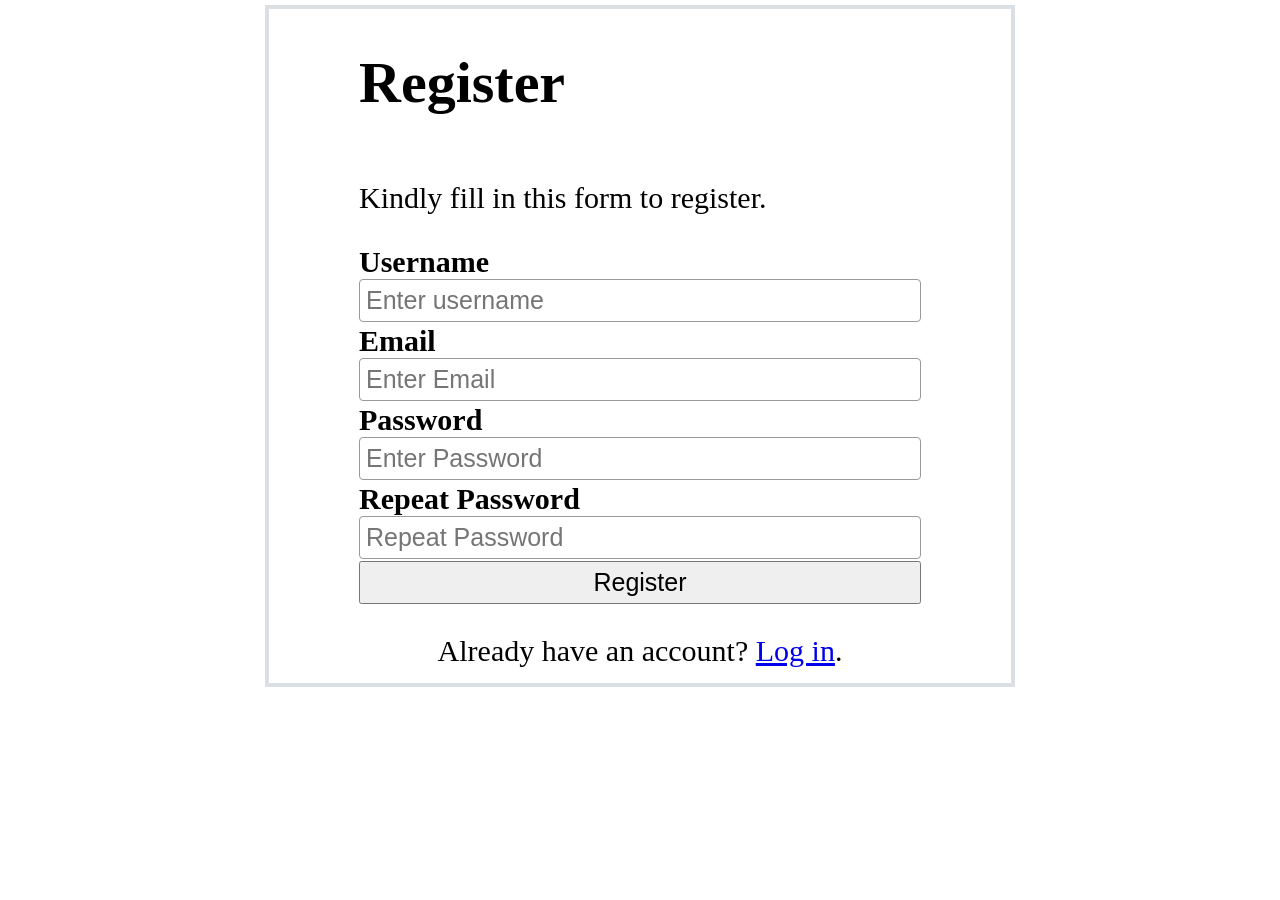
<file: Form Assignment/Form _assignment_01.html>
<!DOCTYPE html>
<html lang="en">
<head>
    <meta charset="UTF-8">
    <meta name="viewport" content="width=device-width, initial-scale=1.0">
    <title>Register Form</title>

    <style>
        * {
            box-sizing: border-box;
        }

        body {
            font-family: "Times New Roman", serif;
            margin: 0;
            padding: 5px 10px;
        }

        .container {
            border: 4px solid #d9dfe2;
            padding: 40px 90px 15px;
            max-width: 750px;
            margin: auto;
        }

        h1 {
            font-size: 58px;
            margin: 0 0 65px;
        }

        p {
            font-size: 30px;
            margin-bottom: 30px;
        }

        label {
            display: block;
            font-size: 30px;
            font-weight: bold;
        }

        input[type="text"],
        input[type="email"],
        input[type="password"] {
            width: 100%;
            padding: 6px;
            margin: 0 0 2px;
            border: 1px solid #999;
            border-radius: 4px;
            font-size: 25px;
        }

        button {
            width: 100%;
            padding: 5px;
            font-size: 25px;
            cursor: pointer;
        }

        .signin {
            text-align: center;
            font-size: 30px;
            margin-top: 30px;
            margin-bottom: 0;
        }

        @media (max-width: 600px) {
            .container {
                padding: 25px 20px;
            }

            h1 {
                font-size: 42px;
                margin-bottom: 40px;
            }

            p, label, .signin {
                font-size: 22px;
            }

            input[type="text"],
            input[type="email"],
            input[type="password"],
            button {
                font-size: 18px;
            }
        }
    </style>
</head>

<body>

    <div class="container">
        <form action="#" method="post">
            <h1>Register</h1>

            <p>Kindly fill in this form to register.</p>

            <label for="username">Username</label>
            <input type="text" id="username"
                   name="username" placeholder="Enter username" required>

            <label for="email">Email</label>
            <input type="email" id="email"
                   name="email" placeholder="Enter Email" required>

            <label for="password">Password</label>
            <input type="password" id="password"
                   name="password" placeholder="Enter Password" required>

            <label for="repeat-password">Repeat Password</label>
            <input type="password" id="repeat-password"
                   name="repeat-password" placeholder="Repeat Password" required>

            <button type="submit">Register</button>

            <p class="signin">
                Already have an account?
                <a href="login.html">Log in</a>.
            </p>
        </form>
    </div>

</body>
</html>
</file>
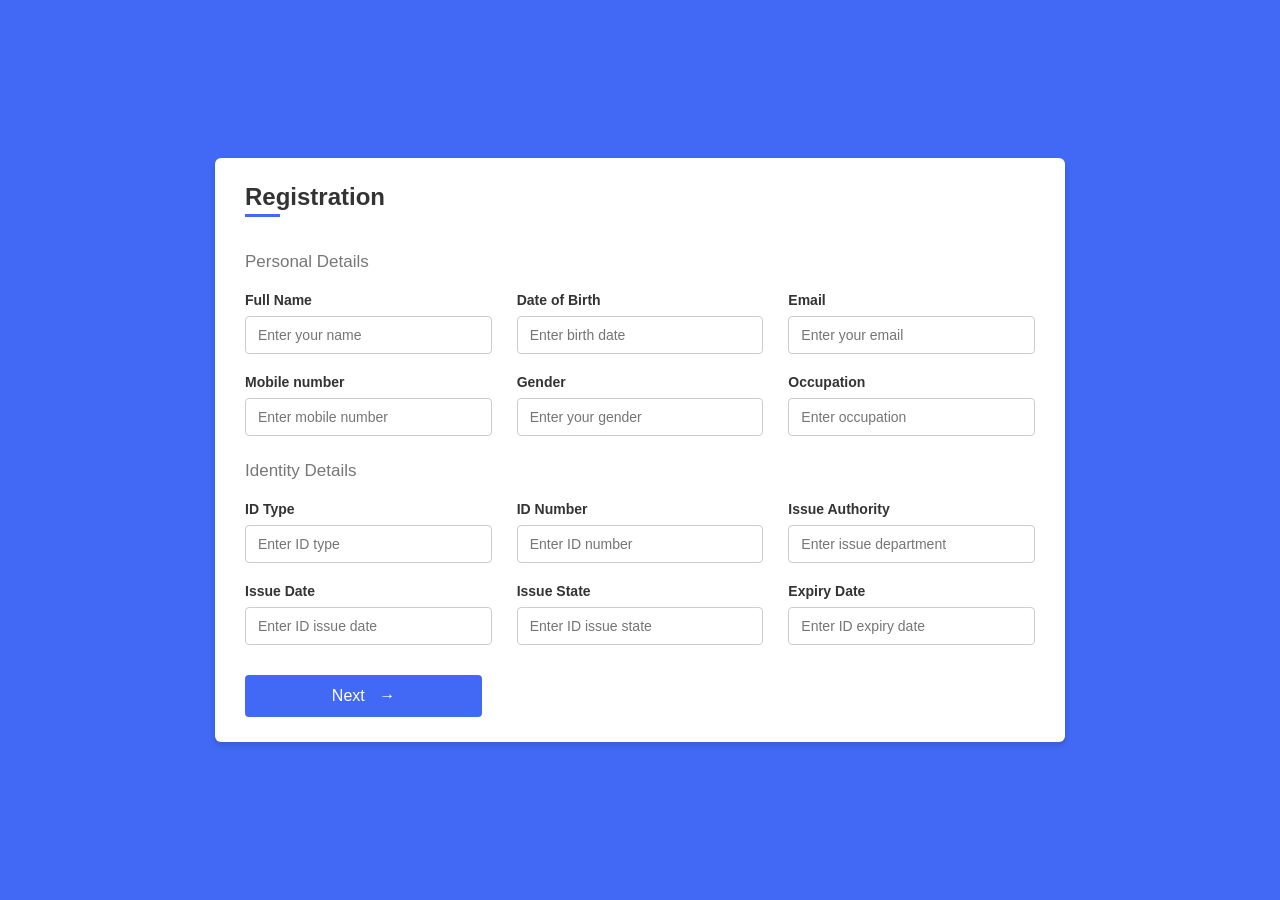
<file: Form Assignment/Form _assignment_02.html>
<!DOCTYPE html>
<html lang="en">
<head>
    <meta charset="UTF-8">
    <meta name="viewport" content="width=device-width, initial-scale=1.0">
    <title>Registration Form</title>

    <style>
        * {
            margin: 0;
            padding: 0;
            box-sizing: border-box;
            font-family: Arial, sans-serif;
        }

        body {
            min-height: 100vh;
            background: #4169f5;
            display: flex;
            justify-content: center;
            align-items: center;
            padding: 20px;
        }

        .container {
            width: 100%;
            max-width: 850px;
            background: white;
            padding: 25px 30px;
            border-radius: 6px;
            box-shadow: 0 3px 6px rgba(0, 0, 0, 0.15);
        }

        header {
            font-size: 24px;
            font-weight: bold;
            color: #333;
            margin-bottom: 35px;
        }

        header::after {
            content: "";
            display: block;
            width: 35px;
            height: 3px;
            background: #4169f5;
            margin-top: 3px;
        }

        .title {
            font-size: 17px;
            color: #777;
            margin-bottom: 20px;
        }

        .form {
            display: grid;
            grid-template-columns: repeat(3, 1fr);
            gap: 20px 25px;
        }

        .input-box label {
            display: block;
            font-size: 14px;
            font-weight: bold;
            color: #333;
            margin-bottom: 8px;
        }

        .input-box input {
            width: 100%;
            height: 38px;
            padding: 0 12px;
            border: 1px solid #ccc;
            border-radius: 4px;
            outline: none;
            font-size: 14px;
        }

        .input-box input:focus {
            border-color: #4169f5;
        }

        .section {
            margin-top: 25px;
        }

        .button-box {
            margin-top: 30px;
        }

        button {
            width: 30%;
            min-width: 150px;
            height: 42px;
            border: none;
            border-radius: 4px;
            background: #4169f5;
            color: white;
            font-size: 16px;
            cursor: pointer;
        }

        button:hover {
            background: #3055d8;
        }

        button span {
            margin-left: 10px;
        }

        @media (max-width: 650px) {
            .container {
                padding: 22px 18px;
            }

            .form {
                grid-template-columns: repeat(2, 1fr);
                gap: 18px 15px;
            }

            button {
                width: 100%;
            }
        }

        @media (max-width: 450px) {
            .form {
                grid-template-columns: 1fr;
            }
        }
    </style>
</head>

<body>

    <div class="container">

        <header>Registration</header>

        <form action="#" method="post">

            <div class="title">Personal Details</div>

            <div class="form">

                <div class="input-box">
                    <label for="name">Full Name</label>
                    <input type="text" id="name"
                           placeholder="Enter your name" required>
                </div>

                <div class="input-box">
                    <label for="dob">Date of Birth</label>
                    <input type="text" id="dob"
                           placeholder="Enter birth date" required>
                </div>

                <div class="input-box">
                    <label for="email">Email</label>
                    <input type="email" id="email"
                           placeholder="Enter your email" required>
                </div>

                <div class="input-box">
                    <label for="mobile">Mobile number</label>
                    <input type="tel" id="mobile"
                           placeholder="Enter mobile number" required>
                </div>

                <div class="input-box">
                    <label for="gender">Gender</label>
                    <input type="text" id="gender"
                           placeholder="Enter your gender" required>
                </div>

                <div class="input-box">
                    <label for="occupation">Occupation</label>
                    <input type="text" id="occupation"
                           placeholder="Enter occupation" required>
                </div>

            </div>

            <div class="section">
                <div class="title">Identity Details</div>

                <div class="form">

                    <div class="input-box">
                        <label for="idtype">ID Type</label>
                        <input type="text" id="idtype"
                               placeholder="Enter ID type" required>
                    </div>

                    <div class="input-box">
                        <label for="idnumber">ID Number</label>
                        <input type="text" id="idnumber"
                               placeholder="Enter ID number" required>
                    </div>

                    <div class="input-box">
                        <label for="authority">Issue Authority</label>
                        <input type="text" id="authority"
                               placeholder="Enter issue department" required>
                    </div>

                    <div class="input-box">
                        <label for="issuedate">Issue Date</label>
                        <input type="text" id="issuedate"
                               placeholder="Enter ID issue date" required>
                    </div>

                    <div class="input-box">
                        <label for="state">Issue State</label>
                        <input type="text" id="state"
                               placeholder="Enter ID issue state" required>
                    </div>

                    <div class="input-box">
                        <label for="expiry">Expiry Date</label>
                        <input type="text" id="expiry"
                               placeholder="Enter ID expiry date" required>
                    </div>

                </div>
            </div>

            <div class="button-box">
                <button type="button" onclick="nextStep()">
                    Next <span>→</span>
                </button>
            </div>

        </form>
    </div>

    <script>
        function nextStep() {
            const form = document.querySelector("form");

            if (form.checkValidity()) {
                alert("Personal and identity details completed!");
            } else {
                form.reportValidity();
            }
        }
    </script>

</body>
</html>
</file>
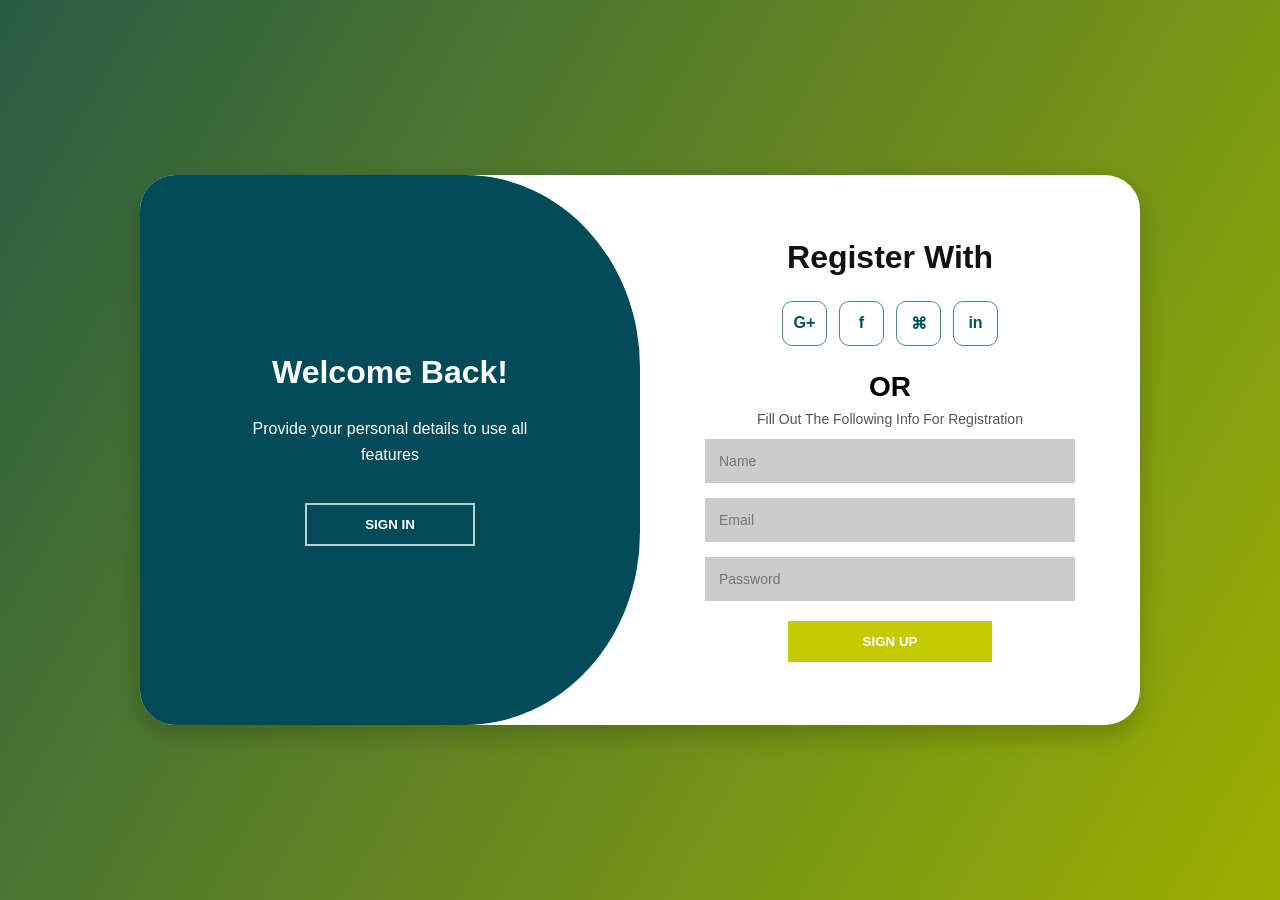
<file: Form Assignment/Form_Assignment_03.html>
<!DOCTYPE html>
<html lang="en">
<head>
    <meta charset="UTF-8">
    <meta name="viewport" content="width=device-width, initial-scale=1.0">
    <title>Register and Sign In</title>
    <style>
        * {
            margin: 0;
            padding: 0;
            box-sizing: border-box;
            font-family: Arial, sans-serif;
        }

        body {
            min-height: 100vh;
            display: flex;
            justify-content: center;
            align-items: center;
            background: linear-gradient(120deg, #285c43, #9caf00);
            padding: 20px;
        }
        .container {
            width: 100%;
            max-width: 1000px;
            min-height: 550px;
            background: #fff;
            border-radius: 35px;
            overflow: hidden;
            display: flex;
            box-shadow: 0 10px 25px rgba(0, 0, 0, 0.2);
        }

        .welcome-panel {
            width: 50%;
            background: #004b57;
            color: white;
            border-radius: 35% 35% 35% 35% / 0 35% 35% 0;
            display: flex;
            flex-direction: column;
            justify-content: center;
            align-items: center;
            text-align: center;
            padding: 40px;
        }

        .welcome-panel h1 {
            font-size: 32px;
            margin-bottom: 25px;
        }

        .welcome-panel p {
            font-size: 16px;
            line-height: 1.6;
            margin-bottom: 35px;
            max-width: 330px;
        }

        .signin-btn {
            background: transparent;
            border: 2px solid #b8d0d3;
            color: white;
            padding: 12px 45px;
            cursor: pointer;
            font-weight: bold;
            min-width: 170px;
        }

        /* Right registration panel */
        .register-panel {
            width: 50%;
            display: flex;
            flex-direction: column;
            justify-content: center;
            align-items: center;
            padding: 35px;
        }
        .register-panel h1 {
            font-size: 32px;
            margin-bottom: 25px;
            color: #111;
        }

        .social-icons {
            display: flex;
            gap: 12px;
            margin-bottom: 25px;
        }

        .social-icons a {
            width: 45px;
            height: 45px;
            border: 1px solid #4e8790;
            border-radius: 10px;
            display: flex;
            justify-content: center;
            align-items: center;
            text-decoration: none;
            color: #00505b;
            font-weight: bold;
        }

        .or {
            font-size: 28px;
            font-weight: bold;
            margin-bottom: 8px;
        }

        .subtitle {
            font-size: 14px;
            color: #555;
            margin-bottom: 12px;
            text-align: center;
        }

        .register-form {
            width: 100%;
            max-width: 370px;
        }

        .register-form input {
            width: 100%;
            padding: 14px;
            margin-bottom: 15px;
            border: none;
            outline: none;
            background: #ccc;
            font-size: 14px;
        }

        .signup-btn {
            display: block;
            margin: 5px auto 0;
            width: 55%;
            padding: 13px;
            background: #c4c900;
            color: white;
            border: none;
            font-weight: bold;
            cursor: pointer;
        }

        .signup-btn:hover {
            background: #aab000;
        }

        .signin-btn:hover {
            background: rgba(255, 255, 255, 0.12);
        }

        @media (max-width: 700px) {
            body {
                padding: 15px;
            }

            .container {
                flex-direction: column;
                border-radius: 25px;
            }

            .welcome-panel,
            .register-panel {
                width: 100%;
            }

            .welcome-panel {
                min-height: 300px;
                border-radius: 25px 25px 50px 50px;
            }

            .register-panel {
                padding: 35px 20px;
            }

            .welcome-panel h1,
            .register-panel h1 {
                font-size: 27px;
            }
        }
    </style>
</head>
<body>

    <div class="container">

        <div class="welcome-panel">
            <h1>Welcome Back!</h1>

            <p>
                Provide your personal details to use all features
            </p>

            <button class="signin-btn" type="button"
                    onclick="showSignIn()">
                SIGN IN
            </button>
        </div>

        <div class="register-panel">
            <h1>Register With</h1>

            <div class="social-icons">
                <a href="#" aria-label="Google">G+</a>
                <a href="#" aria-label="Facebook">f</a>
                <a href="#" aria-label="GitHub">⌘</a>
                <a href="#" aria-label="LinkedIn">in</a>
            </div>

            <div class="or">OR</div>

            <p class="subtitle">
                Fill Out The Following Info For Registration
            </p>

            <form class="register-form" onsubmit="register(event)">
                <input type="text" id="name"
                       placeholder="Name" required>

                <input type="email" id="email"
                       placeholder="Email" required>

                <input type="password" id="password"
                       placeholder="Password" minlength="8" required>

                <button class="signup-btn" type="submit">
                    SIGN UP
                </button>
            </form>
        </div>

    </div>

    <script>
        function register(event) {
            event.preventDefault();

            alert("Registration form submitted successfully!");
        }

        function showSignIn() {
            alert("Sign in page is not connected yet.");
        }
    </script>

</body>
</html>
</file>
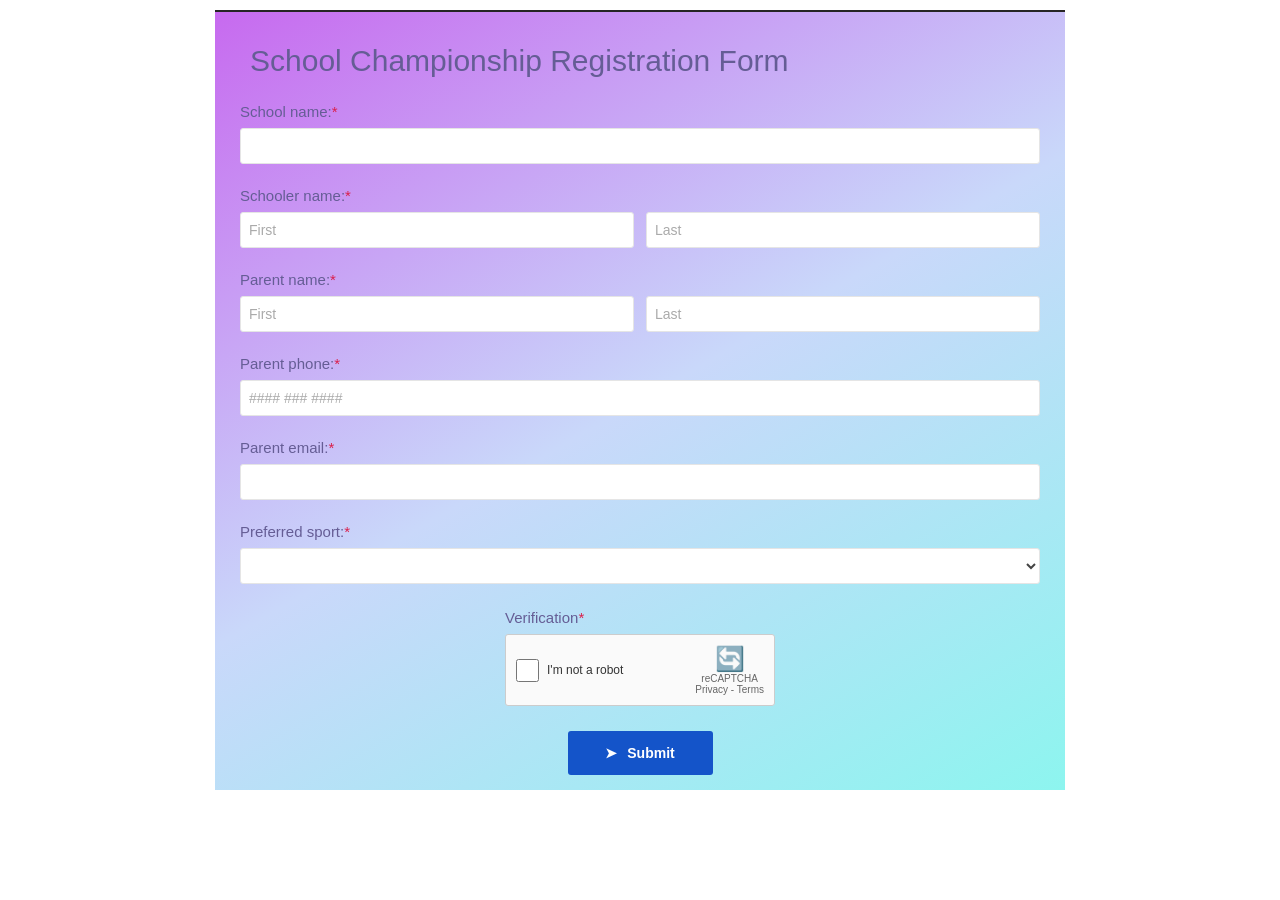
<file: Form Assignment/From_assignment_04.html>
<!DOCTYPE html>
<html lang="en">
<head>
    <meta charset="UTF-8">
    <meta name="viewport" content="width=device-width, initial-scale=1.0">
    <title>School Championship Registration</title>

    <style>
        * {
            box-sizing: border-box;
            margin: 0;
            padding: 0;
            font-family: Arial, sans-serif;
        }

        body {
            padding: 10px;
            background: #fff;
        }

        .container {
            width: 100%;
            max-width: 850px;
            margin: auto;
            padding: 32px 25px 15px;
            background: linear-gradient(
                150deg,
                #c76aef 0%,
                #c9d8fa ,
                #8df5ef 100%
            );
            border-top: 2px solid #262525;
            color: #655d95;
        }

        h1 {
            font-size: 30px;
            font-weight: normal;
            margin: 0 10px 25px;
        }

        .form-group {
            margin-bottom: 23px;
        }

        label {
            display: block;
            font-size: 15px;
            margin-bottom: 8px;
        }

        .required {
            color: #da204c;
        }

        input,
        select {
            width: 100%;
            height: 36px;
            padding: 8px;
            border: 1px solid #e5e5e5;
            border-radius: 3px;
            background: #fff;
            font-size: 14px;
            color: #444;
        }

        input::placeholder {
            color: #aaa;
        }

        .name-fields {
            display: flex;
            gap: 12px;
        }

        .name-fields input {
            flex: 1;
            min-width: 0;
        }

        .verification {
            text-align: center;
            margin: 25px 0;
        }

        .verification label {
            text-align: left;
            width: 270px;
            max-width: 100%;
            margin: 0 auto 8px;
        }

        .captcha {
            display: flex;
            align-items: center;
            justify-content: space-between;
            gap: 10px;
            width: 270px;
            max-width: 100%;
            min-height: 65px;
            padding: 10px;
            margin: auto;
            background: #fafafa;
            border: 1px solid #ccc;
            border-radius: 3px;
            color: #333;
            font-size: 12px;
        }

        .captcha label {
            display: flex;
            align-items: center;
            gap: 8px;
            margin: 0;
            width: auto;
            font-size: 12px;
        }

        .captcha input {
            width: 23px;
            height: 23px;
        }

        .captcha-info {
            text-align: center;
            color: #666;
            font-size: 10px;
        }

        .captcha-icon {
            font-size: 24px;
            color: #4285f4;
        }

        .submit-btn {
            display: flex;
            align-items: center;
            justify-content: center;
            gap: 10px;
            width: 145px;
            height: 44px;
            margin: 0 auto;
            background: #1454c9;
            color: white;
            border: none;
            border-radius: 3px;
            font-size: 14px;
            font-weight: bold;
            cursor: pointer;
        }

        .submit-btn:hover {
            background: #0b3fa5;
        }

        @media (max-width: 500px) {
            .container {
                padding: 25px 15px;
            }

            h1 {
                font-size: 24px;
                margin-left: 0;
            }

            .name-fields {
                gap: 8px;
            }

            .form-group {
                margin-bottom: 20px;
            }
        }
    </style>
</head>

<body>

<div class="container">

    <h1>School Championship Registration Form</h1>

    <form id="registrationForm">

        <div class="form-group">
            <label for="school">
                School name:<span class="required">*</span>
            </label>
            <input type="text" id="school"
                   name="school" required>
        </div>

        <div class="form-group">
            <label>
                Schooler name:<span class="required">*</span>
            </label>
            <div class="name-fields">
                <input type="text" name="studentFirst"
                       placeholder="First" aria-label="Student first name"
                       required>
                <input type="text" name="studentLast"
                       placeholder="Last" aria-label="Student last name"
                       required>
            </div>
        </div>

        <div class="form-group">
            <label>
                Parent name:<span class="required">*</span>
            </label>
            <div class="name-fields">
                <input type="text" name="parentFirst"
                       placeholder="First" aria-label="Parent first name"
                       required>
                <input type="text" name="parentLast"
                       placeholder="Last" aria-label="Parent last name"
                       required>
            </div>
        </div>

        <div class="form-group">
            <label for="phone">
                Parent phone:<span class="required">*</span>
            </label>
            <input type="tel" id="phone" name="phone"
                   placeholder="#### ### ####"
                   pattern="[0-9 +()-]{10,15}" required>
        </div>

        <div class="form-group">
            <label for="email">
                Parent email:<span class="required">*</span>
            </label>
            <input type="email" id="email" name="email" required>
        </div>

        <div class="form-group">
            <label for="sport">
                Preferred sport:<span class="required">*</span>
            </label>
            <select id="sport" name="sport" required>
                <option value=""></option>
                <option>Cricket</option>
                <option>Football</option>
                <option>Basketball</option>
                <option>Badminton</option>
                <option>Athletics</option>
                <option>Volleyball</option>
            </select>
        </div>

        <div class="verification">
            <label>
                Verification<span class="required">*</span>
            </label>

            <div class="captcha">
                <label>
                    <input type="checkbox" id="robot" required>
                    I'm not a robot
                </label>

                <div class="captcha-info">
                    <div class="captcha-icon">🔄</div>
                    reCAPTCHA<br>
                    Privacy - Terms
                </div>
            </div>
        </div>

        <button type="submit" class="submit-btn">
            <span>➤</span> Submit
        </button>

    </form>
</div>

<script>
    document.getElementById("registrationForm")
        .addEventListener("submit", function(event) {
            event.preventDefault();

            if (this.checkValidity()) {
                alert("Registration form submitted successfully!");
                this.reset();
            }
        });
</script>

</body>
</html>
</file>
